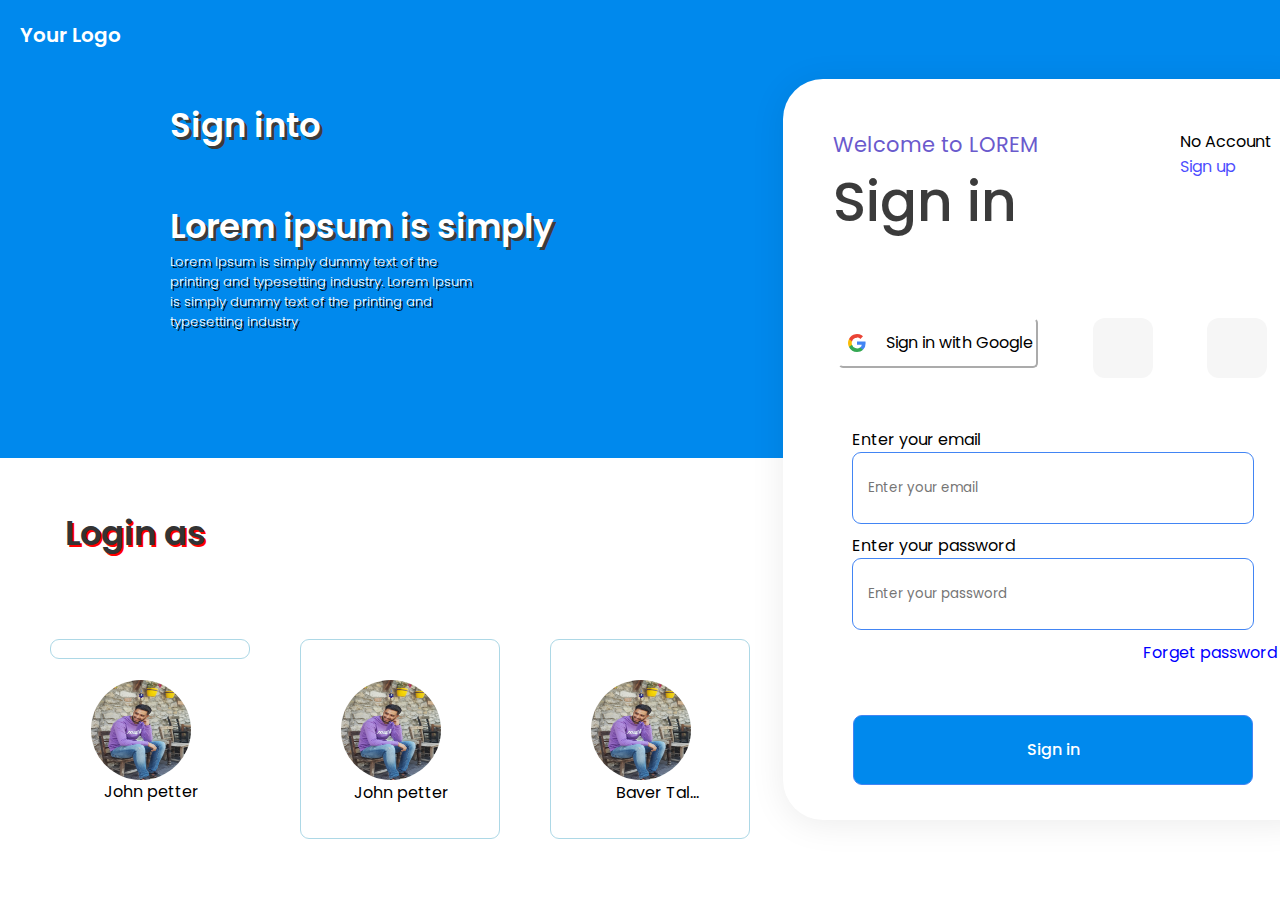
<file: index.html>
<!DOCTYPE html>
<html lang="en">

<head>
    <meta charset="UTF-8">
    <meta name="viewport" content="width=device-width, initial-scale=1.0">
    <title>Login page</title>
    <link rel="stylesheet" href="https://cdnjs.cloudflare.com/ajax/libs/font-awesome/6.4.2/css/all.min.css"
        integrity="sha512-z3gLpd7yknf1YoNbCzqRKc4qyor8gaKU1qmn+CShxbuBusANI9QpRohGBreCFkKxLhei6S9CQXFEbbKuqLg0DA=="
        crossorigin="anonymous" referrerpolicy="no-referrer" />

    <link rel="stylesheet" href="style.css">
    
</head>

<body>
    <div class="container">
        <section id="header">

            <p class="logo">Your Logo</p>

            <div class="hero__texts">
                <h3>Sign into</h3>
                <h6>Lorem ipsum is simply</h6>
                <p class="lorem">Lorem Ipsum is simply dummy text of the printing and typesetting industry.
                    Lorem Ipsum is simply dummy text of the printing and typesetting industry
                </p>
                <span></span>
            </div>
        </section>
          


        <section id="sign-in">

        
        
        
            <div class="sign-in-header">
                <div class="header-intro">
                    <span class="lorem-2">Welcome to LOREM</span>
                    <h2>Sign in</h2>

                </div>
                <div class="header-sign-up">

                    <span>No Account</span>
                    <a href="#" class="sign-up">Sign up</a>

                </div>
            </div>

            <div class="icon">
                <button type="button" class="login-with-google-btn">
                    Sign in with Google</button>

                <div class="login-with-facebook">
                    <i class="fa-brands fa-facebook fa-xl" style="color: #0856dd;"></i>
                </div>
                <div class="login-with-apple">
                    <i class="fa-brands fa-apple fa-xl"></i>
                </div>


            </div>

            <div class="sign-in-content">
                <div>
                    <label for="email">Enter your email</label>
                    <input type="email" id="email" placeholder="Enter your email">
                    <label for="password">Enter your password</label>
                    <input type="password" id="password" placeholder="Enter your password">
                </div>
            </div>

            <a href="#"> Forget password</a>

            <input type="submit" value="Sign in">
        
    </section>
    <section id="login-as">

    
    
        
            <h6 class="login-title">Login as</h6>
            <div class="login-as-list">
                <div class="logged-user-card">
                    <img src="IMG-20211010-WA0012.jpg">
                    <span>John petter</span>
                </div>
                <div class="logged-user-card">
                    <img src="IMG-20211010-WA0012.jpg">
                    <span>John petter</span>
                </div>
                <div class="logged-user-card">
                    <img src="IMG-20211010-WA0012.jpg">
                    <span>Baver Tal...</span>
                </div>
            </div>
        
    </section>

    </div>
</body>
</html>
</file>
<file: style.css>
@import url('https://fonts.googleapis.com/css2?family=Poppins:ital,wght@0,100;0,200;0,300;0,400;0,500;0,600;0,700;0,800;0,900;1,100;1,200;1,300;1,400;1,500;1,600;1,700;1,800;1,900&display=swap');

*{
    margin: 0;
    padding: 0;

    /*
    sitedeki tüm yazıları poppins fontu yapar
    sans-serif ise eğer poppins fontunu bulamazsa bir sans-serif ailesine
    ait font seçer
    */
    font-family: 'Poppins', sans-serif; 
}
.container{
    
    width: 100%;
    height: 900px;
   
}
#header{
    width: 100%;
    height: 458px;
    background-color: #0089ED;
    display: flex;
    flex-direction: column;
   
}
#login-as{
    width: 100%;
    height: 458px;

}
.logo{
    color: #FFF;
    font-family: Poppins;
    font-size: 20px;
    font-style: normal;
    font-weight: 600;
    line-height: normal;
    padding-left: 20px;
    padding-top: 20px;
   
    
}
h3,h6{
    color: #FFF;
    font-family: Poppins;
    font-size: 34px;
    font-style: normal;
    font-weight: 600;
    
    padding-left: 170px;
    padding-top: 50px;
    text-shadow: 3px 3px rgb(60, 60, 60);
}

.lorem{
    color: #FFF;
font-family: Poppins;
font-size: 13px;
font-style: normal;
font-weight: 300;
line-height: normal;
padding-left: 170px;
width:314px;
text-shadow: 2px 2px rgb(1.5,1.3,1.2)

}
#sign-in{
    width: 539px;
    height: 741px;
    border-radius: 40px;
    background: #FFF;
    box-shadow: 0px 4px 35px 0px rgba(0, 0, 0, 0.08);
    position: absolute;
    top: 79px;
    left: 783px;
    right: 118px;
    bottom: 80px;
}
.lorem-2{
    
font-family: Poppins;
font-size: 21px;
font-style: normal;
font-weight: 400;
line-height: normal;

}
h2{
    color:rgba(0, 0, 0, 0.77);
font-family: Poppins;
font-size: 55px;
font-style: normal;
font-weight: 500;
line-height: normal;

}

.sign-in-header{
    display: flex;
    justify-content: space-between;
    
    
}
.header-intro{
   
    margin: 20px;
    padding: 30px;
    
    

}
.header-intro  span{
    color: slateblue;
}
.header-sign-up{
    
    
    margin: 20px;
    padding: 30px;
    display: flex;
    flex-direction: column;
    
}


.sign-up {
    text-decoration: none;
    color: blue;
    opacity: 0.7;
    
}
.icon{
    width: 100%;
    height: 100px;
    
   
    display: flex;
    justify-content: space-evenly;
    
    padding-top: 25px;

    
}
.login-with-google-btn{
    background: #E9F1FF;
    font-family: Poppins;
font-size: 16px;
font-weight: 400;
line-height: 24px;
letter-spacing: 0em;

width: 200px;
height: 50px;

border-radius: 5px;
cursor: pointer;

background-image: url([data-uri]);
background-color: white;
background-repeat: no-repeat;
background-position: 8px;
text-align: right;
transition: 1s  background-color;
border-color: #FFFFFF;
padding-right: 3px;



}
.login-with-google-btn:hover{
    background-color: #E9F1FF;
    color:#4285F4;
    
}
.login-with-facebook{
    width: 20px;
    height: 20px;
    border-radius: 12px;
    background-color:#F6F6F6;
    cursor: pointer;
    text-align: center;
    padding: 20px;
    

    
}
.login-with-facebook:hover{
    background-color: #4285F4;
    

}

.login-with-apple{
    width: 20px;
    height: 20px;
    
    border-radius: 12px;
    background-color:#F6F6F6;
    cursor: pointer;
    text-align: center;
    padding: 20px;
    
}
.sign-in-content{
    
    display: flex;
    justify-content: center;
    column-gap: 20px;
    

}
label{
    display: block;
    margin-top: 10px;
    font-family: Poppins;
font-size: 16px;
font-weight: 400;
line-height: 24px;
letter-spacing: 0em;
text-align: left;
color: #000000;


    
}
input{
    width: 400px;
    height: 70px;
    border: 1px solid #4285F4;
    border-radius: 9px;
}
input::placeholder{
    padding-left: 15px;
}
.sign-in-content + a {
    text-decoration: none;
    color: blue;
    
    position: relative;
    top: 10px;
    
    left: 360px;
}
input[type="submit"]{
    margin:60px 70px;
    background-color: #0089ED;
    font-family: Poppins;
font-size: 16px;
font-weight: 500;
line-height: 24px;
letter-spacing: 0em;
color: #FFFFFF;
cursor: pointer;
    
}
input[type="submit"]:hover{
    box-shadow: 5px 5px gray;
    color:crimson;
    
}


#login-as div:nth-child(1) {
    
    font-family: Poppins;
    font-size: 16px;
    font-weight: 400;
    line-height: 24px;
    letter-spacing: 0em;
    justify-content: center;
    height: 20px;
    margin-left:  50px;
    text-align: center;
  
}
#login-as{
    width: 100%;
    display: flex;
    flex-direction: column;
    
}
.logged-user-card {
    width: 200px;
    height: 200px;
    background-color: white;
    border-radius: 9px;
    margin-top: 80px;
    position: relative;
    
    
    box-sizing: border-box;
    background-color:transparent;
    border: 1px solid lightblue;
    
    text-align: center;
} 
.logged-user-card:hover{
    border: 2px double rebeccapurple;
    filter: drop-shadow(0 0 5px rebeccapurple);
    
    transition: 2s all;

}


.logged-user-card img{
    width: 100px;
    height: 100px;
    border-radius: 50%;
    position: absolute;
    top: 40px;
    left: 40px;

}
.logged-user-card img:hover{
    width: 200px;
    height: 200px;
    position: absolute;
    top: 10px;
    left: 20px;
    
}

.logged-user-card img:hover + span{
    display: none;
}
.logged-user-card span{
    position: absolute;
    top: 140px;
    right: 50px;


}
.login-as-list{
    display:flex;
    flex-direction: row;
    align-items: flex-start;
    justify-content: flex-start;
    gap: 50px;
}
.login-title{
    color:#333;
    padding-left:65px;
}
.login-title{
    text-shadow: 2px 2px red;
}
</file>
